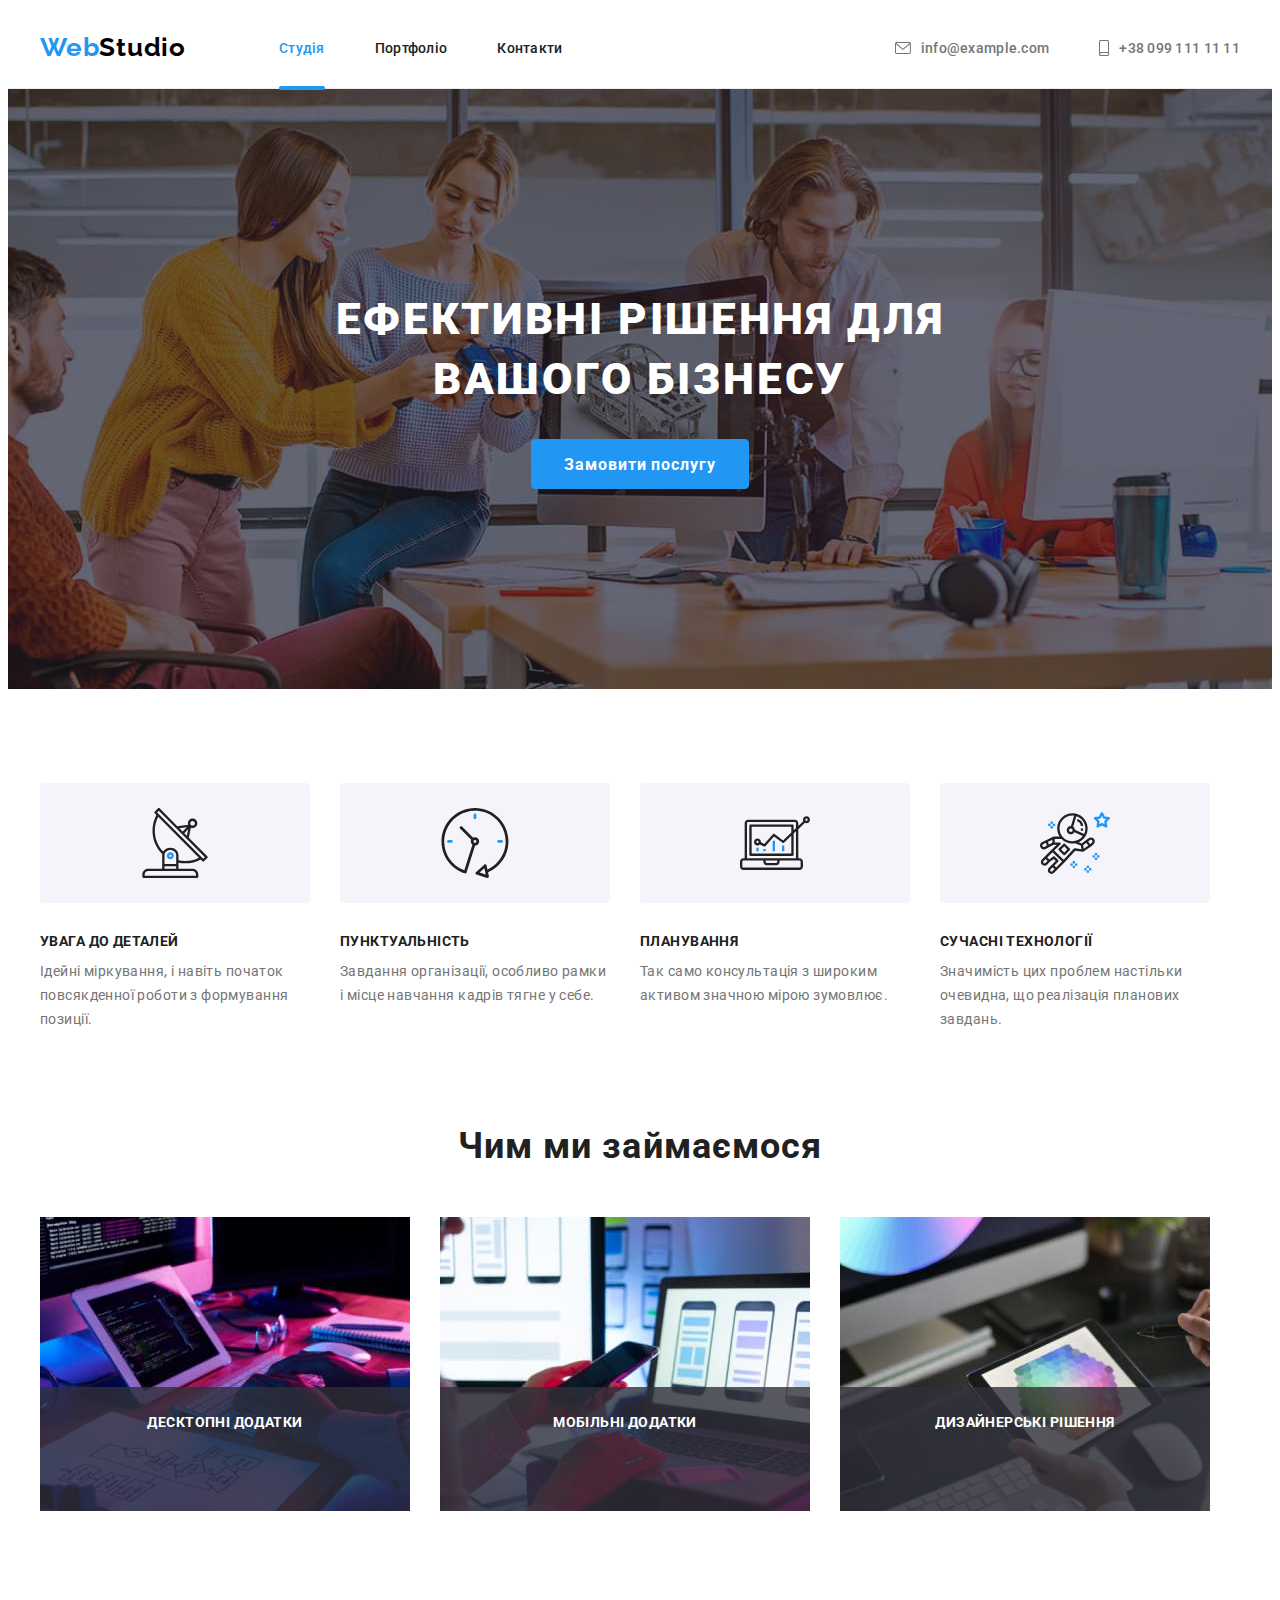
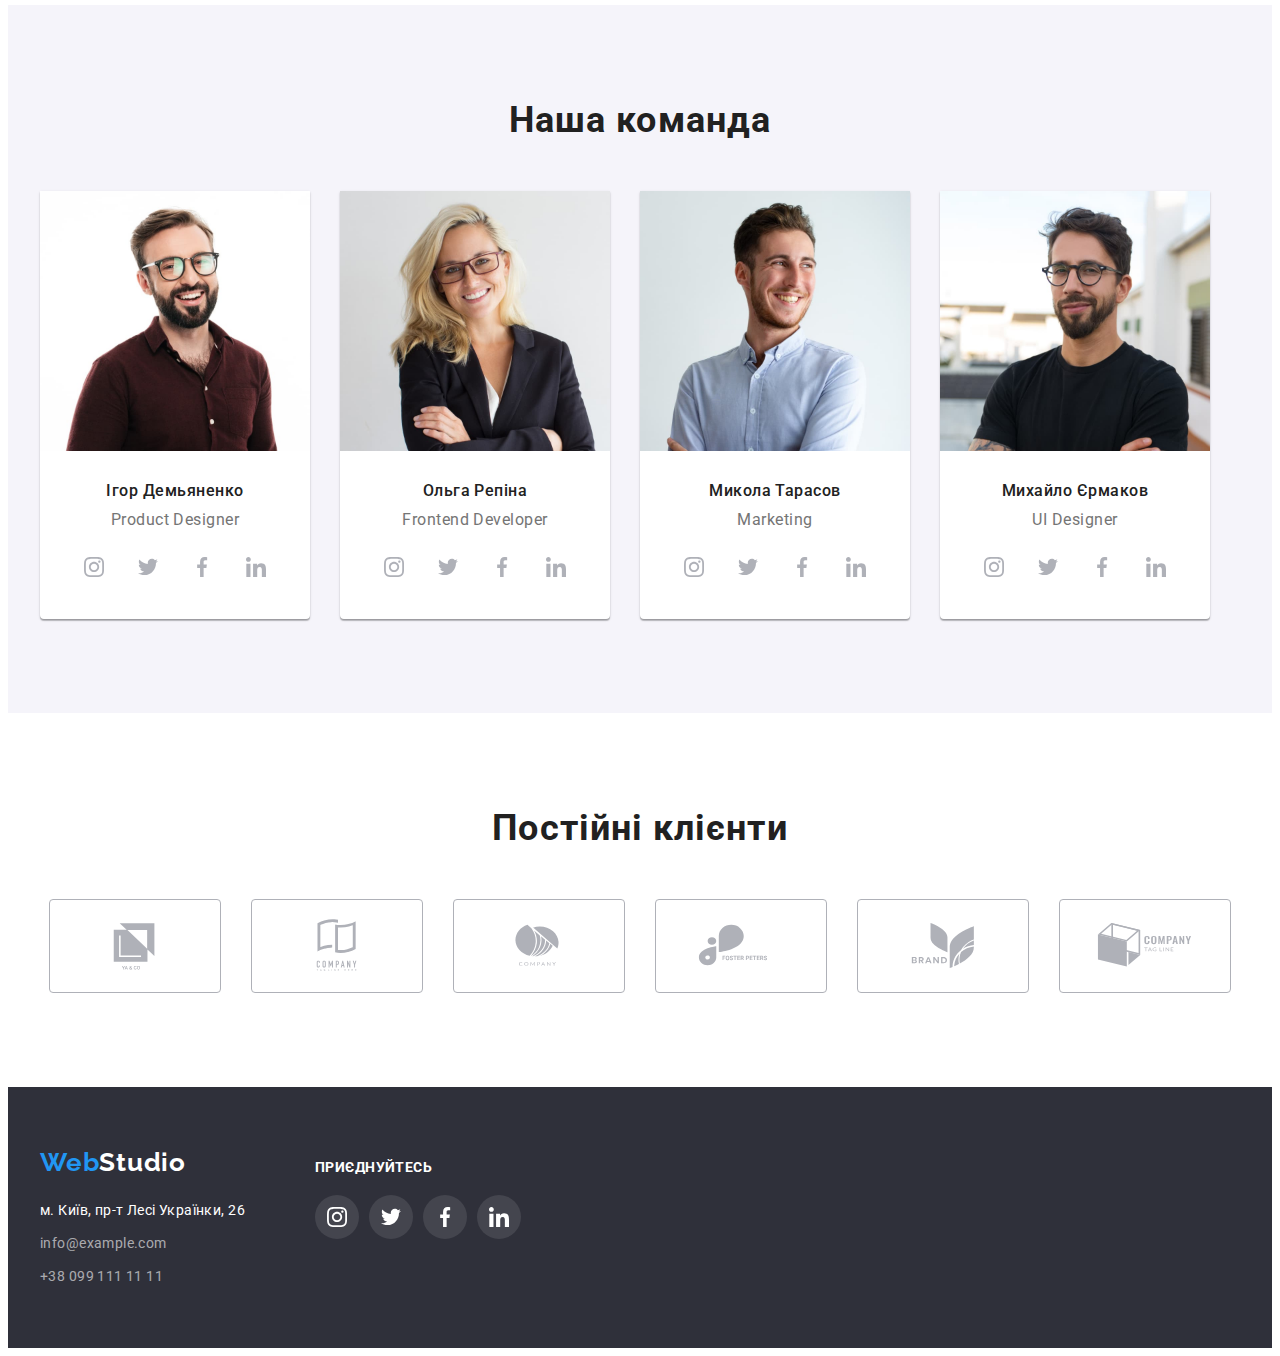
<file: index.html>
<!DOCTYPE html>
<html lang="uk">
  <head>
    <meta charset="UTF-8" />
    <meta http-equiv="X-UA-Compatible" content="IE=edge" />
    <meta name="viewport" content="width=device-width, initial-scale=1.0" />
    <title>WebStudio</title>
    <link rel="preconnect" href="https://fonts.googleapis.com" />
    <link rel="preconnect" href="https://fonts.gstatic.com" crossorigin />
    <link
      href="https://fonts.googleapis.com/css2?family=Raleway:wght@700&family=Roboto:wght@400;500;700;900&display=swap"
      rel="stylesheet"
    />
    <link
      rel="stylesheet"
      href="https://cdnjs.cloudflare.com/ajax/libs/modern-normalize/1.1.0/modern-normalize.min.css"
      integrity="sha512-wpPYUAdjBVSE4KJnH1VR1HeZfpl1ub8YT/NKx4PuQ5NmX2tKuGu6U/JRp5y+Y8XG2tV+wKQpNHVUX03MfMFn9Q=="
      crossorigin="anonymous"
      referrerpolicy="no-referrer"
    />
    <link rel="stylesheet" href="./css/styles.css" />
  </head>
  <body>
    <header class="header">
      <div class="container">
        <a href="./index.html" class="header-logo link logo">Web<span>Studio</span></a>
        <nav class="header-nav">
          <ul class="header-list list">
            <li class="header-item">
              <a href="./index.html" class="header-link link current">Студія</a>
            </li>
            <li class="header-item">
              <a href="./portfolio.html" class="header-link link">Портфоліо</a>
            </li>
            <li class="header-item">
              <a href="" class="header-link link">Контакти</a>
            </li>
          </ul>
        </nav>
        <div class="heder-connect">
          <a href="mailto:info@example.com" class="header-mail link">
            <svg class="icon-header icon-header-mail" width="16" height="12">
              <use href="./images/icons.svg#icon-mail"></use></svg
            >info@example.com</a
          >
          <a href="tel:+380991111111" class="header-tel link">
            <svg class="icon-header icon-header-tel" width="10" height="16">
              <use href="./images/icons.svg#icon-smartphone"></use></svg
            >+38 099 111 11 11</a
          >
        </div>
      </div>
    </header>
    <main>
      <section class="slogan">
        <div class="container slogan-container">
          <h1 class="slogan-title">Ефективні рішення для вашого бізнесу</h1>
          <button type="button" class="slogan-title-btn btn" data-modal-open>
            Замовити послугу
          </button>
        </div>
      </section>
      <section class="about">
        <div class="container">
          <h2 class="visually-hidden">Наші переваги</h2>
          <ul class="about-list list">
            <li class="about-item">
              <div class="container-about-ikon">
                <svg class="about-ikon" width="70" height="70">
                  <use href="./images/icons.svg#icon-antenna"></use>
                </svg>
              </div>
              <h3 class="about-item-title">УВАГА ДО ДЕТАЛЕЙ</h3>
              <p class="about-text">
                Ідейні міркування, і навіть початок повсякденної роботи з формування позиції.
              </p>
            </li>
            <li class="about-item">
              <div class="container-about-ikon">
                <svg class="about-ikon" width="70" height="70">
                  <use href="./images/icons.svg#icon-clock"></use>
                </svg>
              </div>
              <h3 class="about-item-title">ПУНКТУАЛЬНІСТЬ</h3>
              <p class="about-text">
                Завдання організації, особливо рамки і місце навчання кадрів тягне у себе.
              </p>
            </li>
            <li class="about-item">
              <div class="container-about-ikon">
                <svg class="about-ikon" width="70" height="70">
                  <use href="./images/icons.svg#icon-diagram"></use>
                </svg>
              </div>
              <h3 class="about-item-title">ПЛАНУВАННЯ</h3>
              <p class="about-text">
                Так само консультація з широким активом значною мірою зумовлює.
              </p>
            </li>
            <li class="about-item">
              <div class="container-about-ikon">
                <svg class="about-ikon" width="70" height="70">
                  <use href="./images/icons.svg#icon-astronaut"></use>
                </svg>
              </div>
              <h3 class="about-item-title">СУЧАСНІ ТЕХНОЛОГІЇ</h3>
              <p class="about-text">
                Значимість цих проблем настільки очевидна, що реалізація планових завдань.
              </p>
            </li>
          </ul>
        </div>
      </section>
      <section class="work">
        <div class="container">
          <h2 class="work-title title">Чим ми займаємося</h2>
          <ul class="work-list list">
            <li class="work-item">
              <img src="images/img1.jpg" alt="работа" width="370" height="294" />
              <h3 class="work-item-title title">Десктопні додатки</h3>
            </li>
            <li class="work-item">
              <img src="images/img2.jpg" alt="работа" width="370" height="294" />
              <h3 class="work-item-title title">Мобільні додатки</h3>
            </li>
            <li class="work-item">
              <img src="images/img3.jpg" alt="работа" width="370" height="294" />
              <h3 class="work-item-title title">Дизайнерські рішення</h3>
            </li>
          </ul>
        </div>
      </section>
      <section class="team">
        <div class="container">
          <h2 class="team-title title">Наша команда</h2>
          <ul class="team-list list">
            <li class="team-item">
              <img src="images/team1.jpg" alt="команда1" width="270" height="260" />
              <div class="team-border">
                <h3 class="team-item-title">Ігор Демьяненко</h3>
                <p lang="en" class="team-text">Product Designer</p>
                <ul class="team-soc list">
                  <li class="team-soc-item">
                    <a href="" class="team-soc-link link">
                      <svg class="team-soc-ikon" width="20" height="20">
                        <use href="./images/icons.svg#icon-instagram"></use>
                      </svg>
                    </a>
                  </li>
                  <li class="team-soc-item">
                    <a href="" class="team-soc-link link">
                      <svg class="team-soc-ikon" width="20" height="20">
                        <use href="./images/icons.svg#icon-twitter"></use>
                      </svg>
                    </a>
                  </li>
                  <li class="team-soc-item">
                    <a href="" class="team-soc-link link">
                      <svg class="team-soc-ikon" width="20" height="20">
                        <use href="./images/icons.svg#icon-facebook"></use>
                      </svg>
                    </a>
                  </li>
                  <li class="team-soc-item">
                    <a href="" class="team-soc-link link">
                      <svg class="team-soc-ikon" width="20" height="20">
                        <use href="./images/icons.svg#icon-linkedin"></use>
                      </svg>
                    </a>
                  </li>
                </ul>
              </div>
            </li>
            <li class="team-item">
              <img src="images/team2.jpg" alt="команда2" width="270" height="260" />
              <div class="team-border">
                <h3 class="team-item-title">Ольга Репіна</h3>
                <p lang="en" class="team-text">Frontend Developer</p>
                <ul class="team-soc list">
                  <li class="team-soc-item">
                    <a href="" class="team-soc-link link">
                      <svg class="team-soc-ikon" width="20" height="20">
                        <use href="./images/icons.svg#icon-instagram"></use>
                      </svg>
                    </a>
                  </li>
                  <li class="team-soc-item">
                    <a href="" class="team-soc-link link">
                      <svg class="team-soc-ikon" width="20" height="20">
                        <use href="./images/icons.svg#icon-twitter"></use>
                      </svg>
                    </a>
                  </li>
                  <li class="team-soc-item">
                    <a href="" class="team-soc-link link">
                      <svg class="team-soc-ikon" width="20" height="20">
                        <use href="./images/icons.svg#icon-facebook"></use>
                      </svg>
                    </a>
                  </li>
                  <li class="team-soc-item">
                    <a href="" class="team-soc-link link">
                      <svg class="team-soc-ikon" width="20" height="20">
                        <use href="./images/icons.svg#icon-linkedin"></use>
                      </svg>
                    </a>
                  </li>
                </ul>
              </div>
            </li>
            <li class="team-item">
              <img src="images/team3.jpg" alt="команда3" width="270" height="260" />
              <div class="team-border">
                <h3 class="team-item-title">Микола Тарасов</h3>
                <p lang="en" class="team-text">Marketing</p>
                <ul class="team-soc list">
                  <li class="team-soc-item">
                    <a href="" class="team-soc-link link">
                      <svg class="team-soc-ikon" width="20" height="20">
                        <use href="./images/icons.svg#icon-instagram"></use>
                      </svg>
                    </a>
                  </li>
                  <li class="team-soc-item">
                    <a href="" class="team-soc-link link">
                      <svg class="team-soc-ikon" width="20" height="20">
                        <use href="./images/icons.svg#icon-twitter"></use>
                      </svg>
                    </a>
                  </li>
                  <li class="team-soc-item">
                    <a href="" class="team-soc-link link">
                      <svg class="team-soc-ikon" width="20" height="20">
                        <use href="./images/icons.svg#icon-facebook"></use>
                      </svg>
                    </a>
                  </li>
                  <li class="team-soc-item">
                    <a href="" class="team-soc-link link">
                      <svg class="team-soc-ikon" width="20" height="20">
                        <use href="./images/icons.svg#icon-linkedin"></use>
                      </svg>
                    </a>
                  </li>
                </ul>
              </div>
            </li>
            <li class="team-item">
              <img src="images/team4.jpg" alt="команда4" width="270" height="260" />
              <div class="team-border">
                <h3 class="team-item-title">Михайло Єрмаков</h3>
                <p lang="en" class="team-text">UI Designer</p>
                <ul class="team-soc list">
                  <li class="team-soc-item">
                    <a href="" class="team-soc-link link">
                      <svg class="team-soc-ikon" width="20" height="20">
                        <use href="./images/icons.svg#icon-instagram"></use>
                      </svg>
                    </a>
                  </li>
                  <li class="team-soc-item">
                    <a href="" class="team-soc-link link">
                      <svg class="team-soc-ikon" width="20" height="20">
                        <use href="./images/icons.svg#icon-twitter"></use>
                      </svg>
                    </a>
                  </li>
                  <li class="team-soc-item">
                    <a href="" class="team-soc-link link">
                      <svg class="team-soc-ikon" width="20" height="20">
                        <use href="./images/icons.svg#icon-facebook"></use>
                      </svg>
                    </a>
                  </li>
                  <li class="team-soc-item">
                    <a href="" class="team-soc-link link">
                      <svg class="team-soc-ikon" width="20" height="20">
                        <use href="./images/icons.svg#icon-linkedin"></use>
                      </svg>
                    </a>
                  </li>
                </ul>
              </div>
            </li>
          </ul>
        </div>
      </section>
      <section class="client">
        <div class="container">
          <h2 class="client-title title">Постійні клієнти</h2>
          <ul class="client-list list">
            <li class="client-item">
              <a href="" class="client-link link">
                <svg class="client-ikon" width="106" height="60">
                  <use href="./images/icons.svg#icon-Logo1"></use>
                </svg>
              </a>
            </li>
            <li class="client-item">
              <a href="" class="client-link link">
                <svg class="client-ikon" width="106" height="60">
                  <use href="./images/icons.svg#icon-Logo2"></use>
                </svg>
              </a>
            </li>
            <li class="client-item">
              <a href="" class="client-link link">
                <svg class="client-ikon" width="106" height="60">
                  <use href="./images/icons.svg#icon-Logo3"></use>
                </svg>
              </a>
            </li>
            <li class="client-item">
              <a href="" class="client-link link">
                <svg class="client-ikon" width="106" height="60">
                  <use href="./images/icons.svg#icon-Logo4"></use>
                </svg>
              </a>
            </li>
            <li class="client-item">
              <a href="" class="client-link link">
                <svg class="client-ikon" width="106" height="60">
                  <use href="./images/icons.svg#icon-Logo5"></use>
                </svg>
              </a>
            </li>
            <li class="client-item">
              <a href="" class="client-link link">
                <svg class="client-ikon" width="106" height="60">
                  <use href="./images/icons.svg#icon-Logo6"></use>
                </svg>
              </a>
            </li>
          </ul>
        </div>
      </section>
    </main>
    <footer class="footer">
      <section class="container footer-section">
        <div class="section-left">
          <a href="./index.html" class="footer-logo link logo">Web<span>Studio</span></a>
          <address class="footer-contacts">
            <ul class="footer-list list">
              <li class="footer-item">
                <a
                  href="https://bit.ly/3pXMvUd"
                  target="_blank"
                  rel="noopener noreferrer"
                  class="footer-address link"
                  >м. Київ, пр-т Лесі Українки, 26
                </a>
              </li>
              <li class="footer-item">
                <a href="mailto:info@example.com" class="footer-mail link">info@example.com</a>
              </li>
              <li class="footer-item">
                <a href="tel:+380991111111" class="footer-tel link">+38 099 111 11 11</a>
              </li>
            </ul>
          </address>
        </div>
        <div class="section-right">
          <h2 class="footer-title title">приєднуйтесь</h2>
          <ul class="footer-soc-list list">
            <li class="footer-soc-item">
              <a href="" class="footer-soc-link link">
                <svg class="footer-soc-ikon" width="20" height="20">
                  <use href="./images/icons.svg#icon-instagram"></use>
                </svg>
              </a>
            </li>
            <li class="footer-soc-item">
              <a href="" class="footer-soc-link link">
                <svg class="footer-soc-ikon" width="20" height="20">
                  <use href="./images/icons.svg#icon-twitter"></use>
                </svg>
              </a>
            </li>
            <li class="footer-soc-item">
              <a href="" class="footer-soc-link link">
                <svg class="footer-soc-ikon" width="20" height="20">
                  <use href="./images/icons.svg#icon-facebook"></use>
                </svg>
              </a>
            </li>
            <li class="footer-soc-item">
              <a href="" class="footer-soc-link link">
                <svg class="footer-soc-ikon" width="20" height="20">
                  <use href="./images/icons.svg#icon-linkedin"></use>
                </svg>
              </a>
            </li>
          </ul>
        </div>
      </section>
    </footer>
    <div class="backdrop is-hidden" data-modal>
      <div class="modal">
        <button type="button" class="modal-close-btn" data-modal-close>
          <svg class="modal-close" width="18" height="18">
            <use href="./images/icons.svg#icon-close"></use>
          </svg>
        </button>
      </div>
    </div>
    <script src="./js/modal.js"></script>
  </body>
</html>
</file>
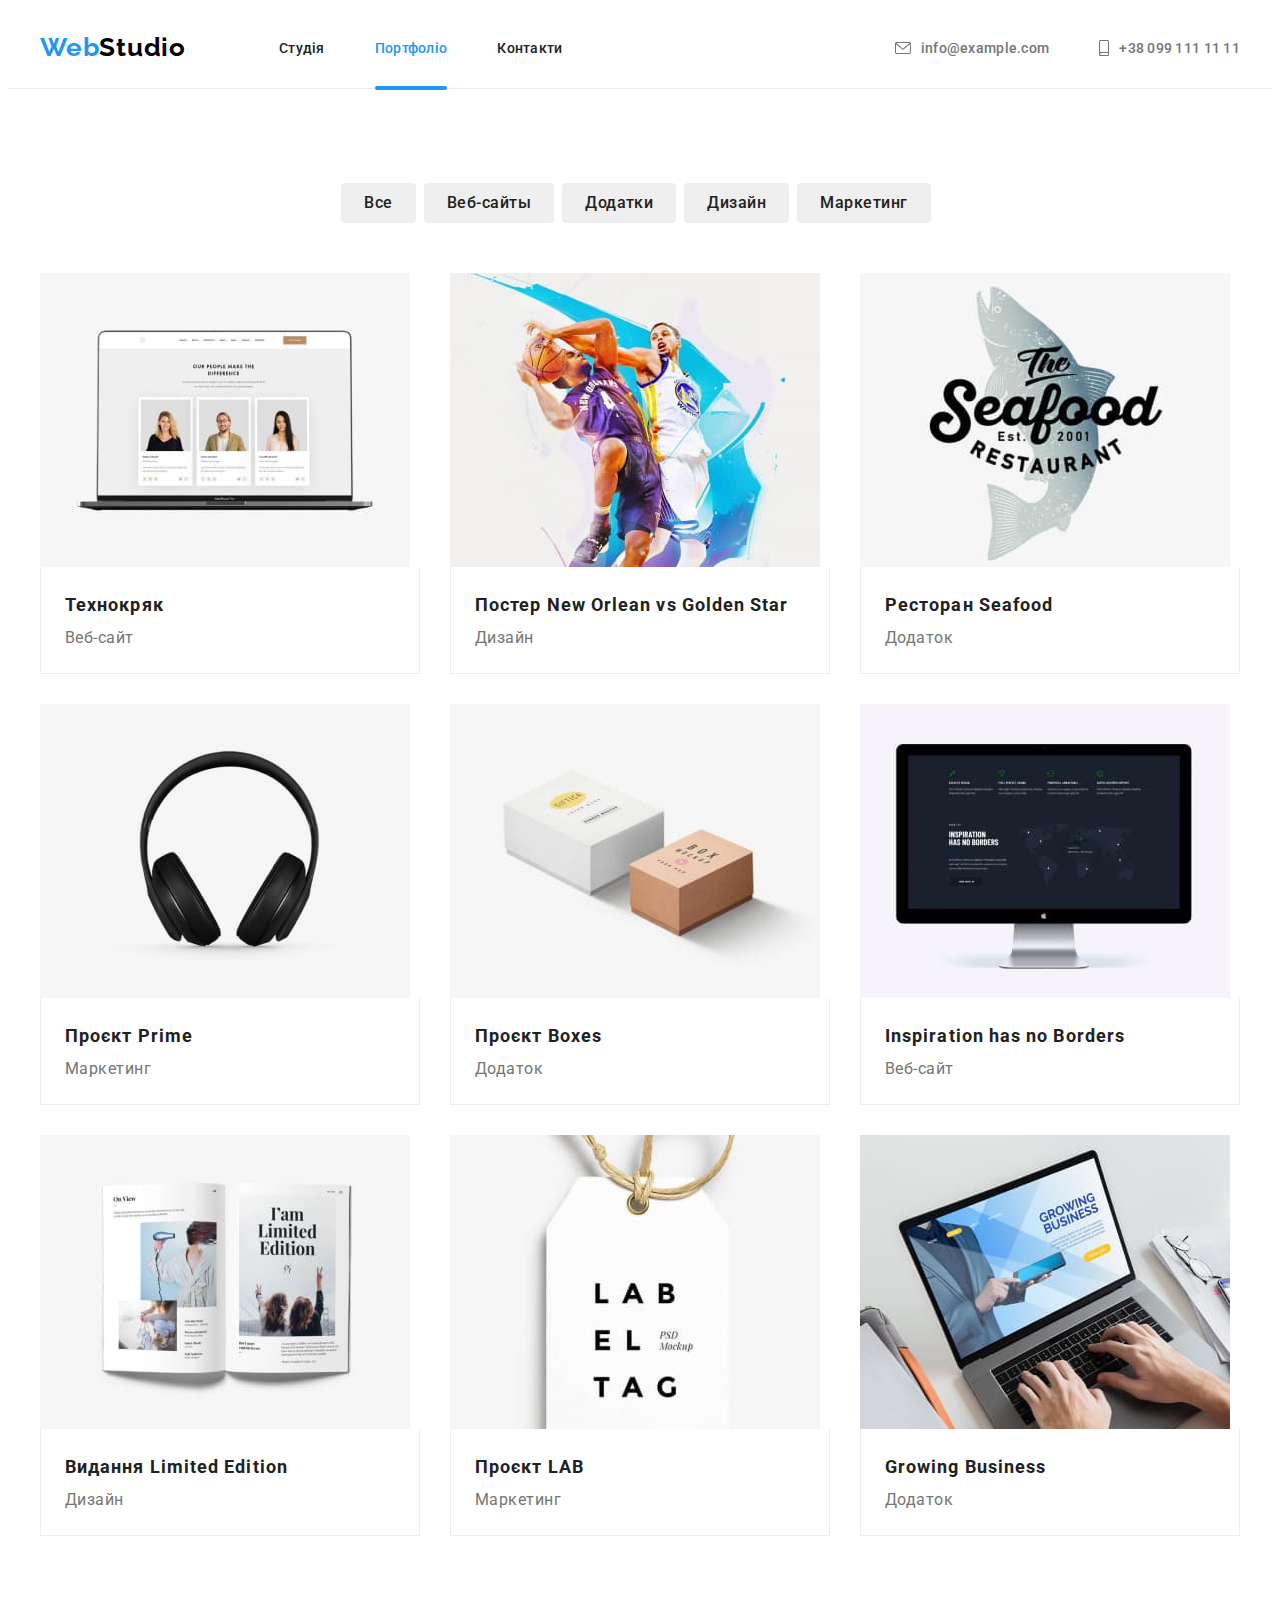
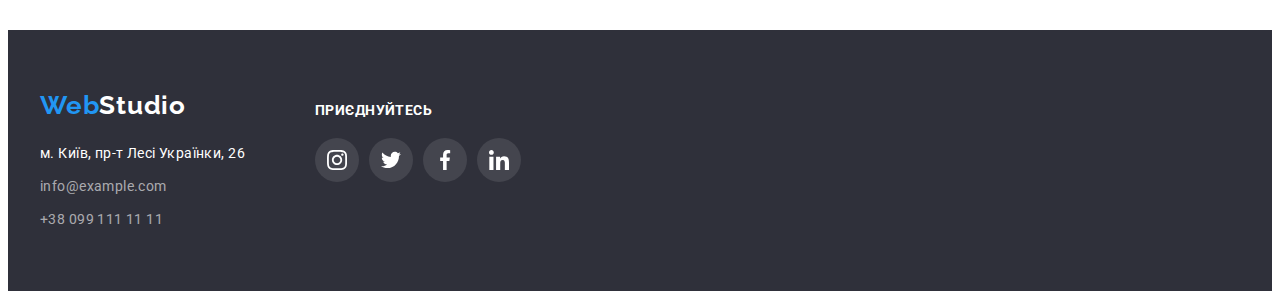
<file: portfolio.html>
<!DOCTYPE html>
<html lang="uk">
  <head>
    <meta charset="UTF-8" />
    <meta http-equiv="X-UA-Compatible" content="IE=edge" />
    <meta name="viewport" content="width=device-width, initial-scale=1.0" />
    <title>WebStudio</title>
    <link rel="preconnect" href="https://fonts.googleapis.com" />
    <link rel="preconnect" href="https://fonts.gstatic.com" crossorigin />
    <link
      href="https://fonts.googleapis.com/css2?family=Raleway:wght@700&family=Roboto:wght@400;500;700;900&display=swap"
      rel="stylesheet"
    />
    <link
      rel="stylesheet"
      href="https://cdnjs.cloudflare.com/ajax/libs/modern-normalize/1.1.0/modern-normalize.min.css"
      integrity="sha512-wpPYUAdjBVSE4KJnH1VR1HeZfpl1ub8YT/NKx4PuQ5NmX2tKuGu6U/JRp5y+Y8XG2tV+wKQpNHVUX03MfMFn9Q=="
      crossorigin="anonymous"
      referrerpolicy="no-referrer"
    />
    <link rel="stylesheet" href="./css/styles.css" />
  </head>
  <body>
    <header class="header">
      <div class="container">
        <a href="./index.html" class="header-logo link logo">Web<span>Studio</span></a>
        <nav class="header-nav">
          <ul class="header-list list">
            <li class="header-item">
              <a href="./index.html" class="header-link link">Студія</a>
            </li>
            <li class="header-item">
              <a href="./portfolio.html" class="header-link link current">Портфоліо</a>
            </li>
            <li class="header-item"><a href="" class="header-link link">Контакти</a></li>
          </ul>
        </nav>
        <div class="heder-connect">
          <a href="mailto:info@example.com" class="header-mail link">
            <svg class="icon-header icon-header-mail" width="16" height="12">
              <use href="./images/icons.svg#icon-mail"></use>
            </svg>
            info@example.com</a
          >
          <a href="tel:+380991111111" class="header-tel link">
            <svg class="icon-header icon-header-tel" width="10" height="16">
              <use href="./images/icons.svg#icon-smartphone"></use>
            </svg>
            +38 099 111 11 11</a
          >
        </div>
      </div>
    </header>
    <main>
      <section class="portfolio">
        <div class="container">
          <h1 class="visually-hidden">Портфоліо</h1>
          <ul class="filter-list-btn list">
            <li class="filter-item-btn">
              <button type="button" class="filter-btn btn">Все</button>
            </li>
            <li class="filter-item-btn">
              <button type="button" class="filter-btn btn">Веб-сайты</button>
            </li>
            <li class="filter-item-btn">
              <button type="button" class="filter-btn btn">Додатки</button>
            </li>
            <li class="filter-item-btn">
              <button type="button" class="filter-btn btn">Дизайн</button>
            </li>
            <li class="filter-item-btn">
              <button type="button" class="filter-btn btn">Маркетинг</button>
            </li>
          </ul>
        </div>
        <div class="container">
          <ul class="portfolio-list list">
            <li class="portfolio-item">
              <div class="portfolio-top-wrap">
                <img src="images/image1.jpg" alt="Веб-сайт" width="370" height="294" />
                <p class="portfolio-top-text">
                  Ресурс пропонує комплексні пропозиції з різним рівнем функціоналу та сервісів. Все
                  це дозволить відвідувачу отримати вичерпні відомості про компанію чи приватну
                  особу.
                </p>
              </div>
              <div class="portfolio-border">
                <h3 class="portfolio-item-title">Технокряк</h3>
                <p class="portfolio-item-text">Веб-сайт</p>
              </div>
            </li>
            <li class="portfolio-item">
              <div class="portfolio-top-wrap">
                <img src="images/image2.jpg" alt="Веб-сайт" width="370" height="294" />
                <p class="portfolio-top-text">
                  Ресурс пропонує комплексні пропозиції з різним рівнем функціоналу та сервісів. Все
                  це дозволить відвідувачу отримати вичерпні відомості про компанію чи приватну
                  особу.
                </p>
              </div>
              <div class="portfolio-border">
                <h3 class="portfolio-item-title">Постер New Orlean vs Golden Star</h3>
                <p class="portfolio-item-text">Дизайн</p>
              </div>
            </li>
            <li class="portfolio-item">
              <div class="portfolio-top-wrap">
                <img src="images/image3.jpg" alt="Веб-сайт" width="370" height="294" />
                <p class="portfolio-top-text">
                  Ресурс пропонує комплексні пропозиції з різним рівнем функціоналу та сервісів. Все
                  це дозволить відвідувачу отримати вичерпні відомості про компанію чи приватну
                  особу.
                </p>
              </div>
              <div class="portfolio-border">
                <h3 class="portfolio-item-title">Ресторан Seafood</h3>
                <p class="portfolio-item-text">Додаток</p>
              </div>
            </li>
            <li class="portfolio-item">
              <div class="portfolio-top-wrap">
                <img src="images/image4.jpg" alt="Веб-сайт" width="370" height="294" />
                <p class="portfolio-top-text">
                  Ресурс пропонує комплексні пропозиції з різним рівнем функціоналу та сервісів. Все
                  це дозволить відвідувачу отримати вичерпні відомості про компанію чи приватну
                  особу.
                </p>
              </div>
              <div class="portfolio-border">
                <h3 class="portfolio-item-title">Проєкт Prime</h3>
                <p class="portfolio-item-text">Маркетинг</p>
              </div>
            </li>
            <li class="portfolio-item">
              <div class="portfolio-top-wrap">
                <img src="images/image5.jpg" alt="Веб-сайт" width="370" height="294" />
                <p class="portfolio-top-text">
                  Ресурс пропонує комплексні пропозиції з різним рівнем функціоналу та сервісів. Все
                  це дозволить відвідувачу отримати вичерпні відомості про компанію чи приватну
                  особу.
                </p>
              </div>
              <div class="portfolio-border">
                <h3 class="portfolio-item-title">Проєкт Boxes</h3>
                <p class="portfolio-item-text">Додаток</p>
              </div>
            </li>
            <li class="portfolio-item">
              <div class="portfolio-top-wrap">
                <img src="images/image6.jpg" alt="Веб-сайт" width="370" height="294" />
                <p class="portfolio-top-text">
                  Ресурс пропонує комплексні пропозиції з різним рівнем функціоналу та сервісів. Все
                  це дозволить відвідувачу отримати вичерпні відомості про компанію чи приватну
                  особу.
                </p>
              </div>
              <div class="portfolio-border">
                <h3 class="portfolio-item-title">Inspiration has no Borders</h3>
                <p class="portfolio-item-text">Веб-сайт</p>
              </div>
            </li>
            <li class="portfolio-item">
              <div class="portfolio-top-wrap">
                <img src="images/image7.jpg" alt="Веб-сайт" width="370" height="294" />
                <p class="portfolio-top-text">
                  Ресурс пропонує комплексні пропозиції з різним рівнем функціоналу та сервісів. Все
                  це дозволить відвідувачу отримати вичерпні відомості про компанію чи приватну
                  особу.
                </p>
              </div>
              <div class="portfolio-border">
                <h3 class="portfolio-item-title">Видання Limited Edition</h3>
                <p class="portfolio-item-text">Дизайн</p>
              </div>
            </li>
            <li class="portfolio-item">
              <div class="portfolio-top-wrap">
                <img src="images/image8.jpg" alt="Веб-сайт" width="370" height="294" />
                <p class="portfolio-top-text">
                  Ресурс пропонує комплексні пропозиції з різним рівнем функціоналу та сервісів. Все
                  це дозволить відвідувачу отримати вичерпні відомості про компанію чи приватну
                  особу.
                </p>
              </div>
              <div class="portfolio-border">
                <h3 class="portfolio-item-title">Проєкт LAB</h3>
                <p class="portfolio-item-text">Маркетинг</p>
              </div>
            </li>
            <li class="portfolio-item">
              <div class="portfolio-top-wrap">
                <img src="images/image9.jpg" alt="Веб-сайт" width="370" height="294" />
                <p class="portfolio-top-text">
                  Ресурс пропонує комплексні пропозиції з різним рівнем функціоналу та сервісів. Все
                  це дозволить відвідувачу отримати вичерпні відомості про компанію чи приватну
                  особу.
                </p>
              </div>
              <div class="portfolio-border">
                <h3 class="portfolio-item-title">Growing Business</h3>
                <p class="portfolio-item-text">Додаток</p>
              </div>
            </li>
          </ul>
        </div>
      </section>
    </main>
    <footer class="footer">
      <section class="container footer-section">
        <div class="section-left">
          <a href="./index.html" class="footer-logo link logo">Web<span>Studio</span></a>
          <address class="footer-contacts">
            <ul class="footer-list list">
              <li class="footer-item">
                <a
                  href="https://bit.ly/3pXMvUd"
                  target="_blank"
                  rel="noopener noreferrer"
                  class="footer-address link"
                  >м. Київ, пр-т Лесі Українки, 26</a
                >
              </li>
              <li class="footer-item">
                <a href="mailto:info@example.com" class="footer-mail link">info@example.com</a>
              </li>
              <li class="footer-item">
                <a href="tel:+380991111111" class="footer-tel link">+38 099 111 11 11</a>
              </li>
            </ul>
          </address>
        </div>
        <div class="section-right">
          <h2 class="footer-title title">приєднуйтесь</h2>
          <ul class="footer-soc-list list">
            <li class="footer-soc-item">
              <a href="" class="footer-soc-link link">
                <svg class="footer-soc-ikon" width="20" height="20">
                  <use href="./images/icons.svg#icon-instagram"></use>
                </svg>
              </a>
            </li>
            <li class="footer-soc-item">
              <a href="" class="footer-soc-link link">
                <svg class="footer-soc-ikon" width="20" height="20">
                  <use href="./images/icons.svg#icon-twitter"></use>
                </svg>
              </a>
            </li>
            <li class="footer-soc-item">
              <a href="" class="footer-soc-link link"
                ><svg class="footer-soc-ikon" width="20" height="20">
                  <use href="./images/icons.svg#icon-facebook"></use>
                </svg>
              </a>
            </li>
            <li class="footer-soc-item">
              <a href="" class="footer-soc-link link"
                ><svg class="footer-soc-ikon" width="20" height="20">
                  <use href="./images/icons.svg#icon-linkedin"></use>
                </svg>
              </a>
            </li>
          </ul>
        </div>
      </section>
    </footer>
  </body>
</html>
</file>
<file: css/styles.css>
:root {
  --first-title-color: #212121;
  --second-title-color: #757575;
  --first-btn-color: #212121;
  --second-btn-color: #757575;
  --accent-color: #2196f3;
  --transition-property: color;
  --transition-duration: 250ms;
  --transition-timing-function: cubic-bezier(0.4, 0, 0.2, 1);
}
p,
h1,
h2,
h3,
h4,
h5,
h6 {
  margin: 0;
}
ul,
ol {
  margin: 0;
  padding-left: 0;
}
address {
  font-style: normal;
}
a {
  color: currentColor;
}
button {
  cursor: pointer;
}
img {
  display: block;
}
body {
  font-family: 'Roboto', sans-serif;
  color: var(--first-title-color);
}
section {
  padding-top: 94px;
  padding-bottom: 94px;
}
.list {
  list-style: none;
}
.link {
  text-decoration: none;
}
.container {
  width: 1200px;
  margin-left: auto;
  margin-right: auto;
  padding-left: 15px;
  padding-right: 15px;
}
.logo {
  font-family: 'Raleway', sans-serif;
  font-style: normal;
  font-weight: 700;
  font-size: 26px;
  line-height: calc(31 / 26);
  letter-spacing: 0.03em;
  color: var(--accent-color);
}
.title {
  font-weight: 700;
  font-size: 36px;
  line-height: calc(42 / 36);
  text-align: center;
  letter-spacing: 0.03em;
  color: var(--first-title-color);
}
.visually-hidden {
  position: absolute;
  white-space: nowrap;
  width: 1px;
  height: 1px;
  overflow: hidden;
  border: 0;
  padding: 0;
  clip: rect(0 0 0 0);
  clip-path: inset(50%);
  margin: -1px;
}
.header-list .link.current {
  color: var(--accent-color);
}
.current {
  position: relative;
}
.current::after {
  position: absolute;
  content: '';
  width: 100%;
  height: 4px;
  background: var(--accent-color);
  border-radius: 2px;
  left: 0;
  bottom: -2px;
}
/*----------HEADER----------*/
.header {
  padding-top: 24px;
  padding-bottom: 25px;
  border-bottom: 1px solid #ececec;
}
.header > .container {
  display: flex;
  align-items: center;
}
.header-logo span {
  color: #000000;
}
.header-logo {
  margin-right: 93px;
}
.header-list {
  display: flex;
}
.header-link {
  font-weight: 500;
  font-size: 14px;
  line-height: calc(16 / 14);
  letter-spacing: 0.02em;
  color: var(--first-title-color);
  padding: 32px 0;
  transition-property: var(--transition-property);
  transition-duration: var(--transition-duration);
  transition-timing-function: var(--transition-timing-function);
}
.header-item:not(:last-child) {
  margin-right: 50px;
}
.header-link:hover,
.header-link:focus {
  color: var(--accent-color);
}
.header-mail {
  font-weight: 500;
  font-size: 14px;
  line-height: calc(16 / 14);
  letter-spacing: 0.02em;
  color: var(--second-title-color);
  margin-right: 50px;
  display: flex;
  align-items: center;
  transition-property: var(--transition-property);
  transition-duration: var(--transition-duration);
  transition-timing-function: var(--transition-timing-function);
}
.header-mail:hover,
.header-mail:focus {
  color: var(--accent-color);
}
.header-tel {
  font-weight: 500;
  font-size: 14px;
  line-height: calc(16 / 14);
  letter-spacing: 0.02em;
  color: var(--second-title-color);
  display: flex;
  align-items: center;
  transition-property: var(--transition-property);
  transition-duration: var(--transition-duration);
  transition-timing-function: var(--transition-timing-function);
}
.header-tel:hover,
.header-tel:focus {
  color: var(--accent-color);
}
.heder-connect {
  margin-left: auto;
  display: flex;
  align-items: center;
  background-position: center;
  background-size: auto;
}
.icon-header {
  fill: currentColor;
  margin-right: 10px;
}
/*----------SLOGAN----------*/
.slogan {
  background-color: #2f303a;
  padding-top: 0;
  padding-bottom: 0;
  background-image: linear-gradient(rgba(47, 48, 58, 0.4), rgba(47, 48, 58, 0.4)),
    url(../images/SloganImg.jpg);
  background-repeat: no-repeat;
  background-position: center;
}
.slogan-container {
  padding-top: 200px;
  padding-bottom: 200px;
  margin-left: auto;
  margin-right: auto;
  text-align: center;
}
.slogan-title {
  font-weight: 900;
  font-size: 44px;
  line-height: calc(60 / 44);
  text-align: center;
  letter-spacing: 0.06em;
  color: #ffffff;
  text-transform: uppercase;

  max-width: 696px;
  margin: 0 auto 30px auto;
}

.slogan-title-btn {
  font-family: inherit;
  font-style: normal;
  font-weight: 700;
  font-size: 16px;
  line-height: calc(30 / 16);
  display: flex;
  align-items: center;
  text-align: center;
  letter-spacing: 0.06em;
  color: #ffffff;
  background-color: var(--accent-color);

  margin-top: 30px auto 0;
  display: block;
  padding: 10px 32px;
  min-width: 216px;
  height: 50px;
  margin-left: auto;
  margin-right: auto;
  border: 1px solid var(--accent-color);
  border-radius: 4px;
  transition-property: backgraund border border-radius;
  transition-duration: var(--transition-duration);
  transition-timing-function: var(--transition-timing-function);
}
.slogan-title-btn:hover,
.slogan-title-btn:focus {
  background: #188ce8;
  border: 1px solid #188ce8;
  border-radius: 4px;
}
/*----------ABOUT----------*/
.about {
  padding-bottom: 0;
}
.about-item:not(:last-child) {
  margin-right: 30px;
}
.about-list {
  display: flex;
}
.about-item {
  max-width: 270px;
}
.container-about-ikon {
  width: 270px;
  height: 120px;
  background-color: #f5f4fa;
  border-radius: 4px;
  display: flex;
  align-items: center;
  justify-content: center;
  margin-bottom: 30px;
}
.about-item-title {
  font-weight: 700;
  font-size: 14px;
  line-height: calc(16 / 14);
  letter-spacing: 0.03em;
  text-transform: uppercase;
  color: var(--first-title-color);
  margin-bottom: 10px;
}
.about-text {
  font-size: 14px;
  line-height: calc(24 / 14);
  letter-spacing: 0.03em;
  color: var(--second-title-color);
}
/*----------WORK----------*/
.work-title {
  margin-bottom: 50px;
}
.work-item {
  position: relative;
}
.work-item-title {
  position: absolute;
  bottom: 0;
  min-height: 70px;
  width: 100%;
  font-size: 14px;
  line-height: calc(16 / 14);
  text-align: center;
  letter-spacing: 0.03em;
  text-transform: uppercase;
  background: rgba(47, 48, 58, 0.8);
  padding-top: 27px;
  padding-bottom: 27px;
  color: #ffffff;
}
.work-list {
  display: flex;
}
.work-item:not(:last-child) {
  margin-right: 30px;
}
/*----------TEAM----------*/
.team {
  background: #f5f4fa;
}
.team-title {
  margin-bottom: 50px;
}
.team-list {
  display: flex;
  gap: 30px;
}
.team-item {
  background: #ffffff;
  width: calc((100%-60px) / 3);
  border-radius: 0 0 4px 4px;
  box-shadow: 0px 1px 3px rgba(0, 0, 0, 0.12), 0px 1px 1px rgba(0, 0, 0, 0.14),
    0px 2px 1px rgba(0, 0, 0, 0.2);
  border-radius: 0px 0px 4px 4px;
}
.team-item-title {
  font-weight: 500;
  font-size: 16px;
  line-height: calc(19 / 16);
  text-align: center;
  letter-spacing: 0.03em;
  color: var(--first-title-color);
  margin-bottom: 10px;
}
.team-text {
  font-size: 16px;
  line-height: calc(19 / 16);
  text-align: center;
  letter-spacing: 0.03em;
  color: var(--second-title-color);
  margin-bottom: 16px;
}
.team-border {
  padding-top: 30px;
  padding-bottom: 30px;
}
.team-soc-link {
  width: 44px;
  height: 44px;
  border-radius: 50%;
  background-color: #ffffff;
  display: flex;
  align-items: center;
  justify-content: center;
  color: #afb1b8;
  transition-property: background-color var(--transition-property);
  transition-duration: var(--transition-duration);
  transition-timing-function: var(--transition-timing-function);
}
.team-soc-ikon {
  fill: currentColor;
}
.team-soc-link:hover,
.team-soc-link:focus {
  background-color: var(--accent-color);
  color: #ffffff;
}
.team-soc {
  display: flex;
  justify-content: center;
  gap: 10px;
}
/*----------CLIENT----------*/
.client-title {
  margin-bottom: 50px;
}
.client-link {
  width: 170px;
  height: 92px;
  border: 1px solid #afb1b8;
  border-radius: 4px;
  background-color: #ffffff;
  display: flex;
  align-items: center;
  justify-content: center;
  color: #afb1b8;
  transition-property: border-color var(--transition-property);
  transition-duration: var(--transition-duration);
  transition-timing-function: var(--transition-timing-function);
}
.client-ikon {
  fill: currentColor;
}
.client-link:hover,
.client-link:focus {
  color: var(--accent-color);
  border-color: var(--accent-color);
}
.client-list {
  display: flex;
  justify-content: center;
  gap: 30px;
}
/*----------FOOTER----------*/
.footer {
  background: #2f303a;
  padding-top: 60px;
  padding-bottom: 60px;
}
.footer-section {
  padding-bottom: 0;
  padding-top: 0;
  display: flex;
  gap: 70px;
}
.footer-title {
  font-weight: 700;
  font-size: 14px;
  line-height: 16px;
  letter-spacing: 0.03em;
  text-transform: uppercase;
  color: #ffffff;
  margin-top: 12px;
  margin-bottom: 20px;
  text-align: left;
}
.footer-soc-list {
  display: flex;
  gap: 10px;
}
.footer-soc-link {
  width: 44px;
  height: 44px;
  border-radius: 50%;
  background-color: rgba(255, 255, 255, 0.1);
  display: flex;
  align-items: center;
  justify-content: center;
  color: #ffffff;
  transition-property: background-color var(--transition-property);
  transition-duration: var(--transition-duration);
  transition-timing-function: var(--transition-timing-function);
}
.footer-soc-ikon {
  fill: currentColor;
}
.footer-soc-link:hover,
.footer-soc-link:focus {
  background-color: var(--accent-color);
  color: #ffffff;
}
.footer-logo {
  margin-bottom: 20px;
  display: block;
}
.footer-logo span {
  color: #ffffff;
}
.footer-address {
  display: block;
  font-size: 14px;
  line-height: calc(24 / 14);
  letter-spacing: 0.03em;
  color: #ffffff;
  margin-bottom: 9px;
}
.footer-mail {
  display: block;
  font-size: 14px;
  line-height: calc(24 / 14);
  letter-spacing: 0.03em;
  color: rgba(255, 255, 255, 0.6);
  margin-bottom: 9px;
}
.footer-tel {
  display: block;
  font-size: 14px;
  line-height: calc(24 / 14);
  letter-spacing: 0.03em;
  color: rgba(255, 255, 255, 0.6);
}
.container.footer {
  display: flex;
}
/*----------FILTER----------*/
.filter-list-btn {
  display: flex;
  justify-content: center;
  margin-bottom: 50px;
}
.filter-btn {
  font-family: inherit;
  font-style: normal;
  font-weight: 500;
  font-size: 16px;
  line-height: calc(26 / 16);
  text-align: center;
  letter-spacing: 0.03em;
  color: var(--first-btn-color);
  border: 1px solid #eeeeee;
  border-radius: 4px;
  padding: 6px 22px;
  transition-property: var(--transition-property) background border border-radius box-shadow;
  transition-duration: var(--transition-duration);
  transition-timing-function: var(--transition-timing-function);
}
.filter-item-btn:not(last-child) {
  margin-right: 8px;
}
.filter-btn:hover,
.filter-btn:focus {
  color: #ffffff;
  background: var(--accent-color);
  border: 1px solid var(--accent-color);
  border-radius: 4px;
  box-shadow: 0px 3px 1px rgba(0, 0, 0, 0.1), 0px 1px 2px rgba(0, 0, 0, 0.08),
    0px 2px 2px rgba(0, 0, 0, 0.12);
}
/*----------PORTFOLIO----------*/
.portfolio-list {
  display: flex;
  flex-wrap: wrap;
  margin: -15px;
}
.portfolio-item {
  width: calc(100% / 3 - 30px);
  margin: 15px;
  transition-property: box-shadow;
  transition-duration: var(--transition-duration);
  transition-timing-function: var(--transition-timing-function);
}
.portfolio-item:hover,
.portfolio-item:focus {
  box-shadow: 0px 1px 1px rgba(0, 0, 0, 0.12), 0px 4px 4px rgba(0, 0, 0, 0.06),
    1px 4px 6px rgba(0, 0, 0, 0.16);
}
.portfolio-border {
  border: 1px solid #eeeeee;
  border-top: none;
  background-color: #fff;
  padding: 20px 24px;
  max-width: 370px;
}
.portfolio-top-wrap {
  position: relative;
  overflow: hidden;
}
.portfolio-top-text {
  position: absolute;
  top: 0;
  left: 0;
  height: 100%;
  font-size: 18px;
  line-height: calc(28 / 18);
  letter-spacing: 0.03em;
  color: #ffffff;
  background: rgba(33, 150, 243, 0.9);
  padding: 63px 24px;
  transform: translateY(100%);
  transition-property: transform;
  transition-duration: var(--transition-duration);
  transition-timing-function: var(--transition-timing-function);
  overflow: auto;
}
.portfolio-item:hover .portfolio-top-text {
  transform: translateY(0);
}

.portfolio-item-title {
  font-weight: 700;
  font-size: 18px;
  line-height: calc(36 / 18);
  letter-spacing: 0.06em;
  color: var(--first-title-color);
}
.portfolio-item-text {
  font-size: 16px;
  line-height: calc(30 / 16);
  letter-spacing: 0.03em;
  color: var(--second-title-color);
}
.backdrop {
  position: fixed;
  top: 0;
  width: 100%;
  height: 100%;
  background: rgba(0, 0, 0, 0.2);
  transition: opacity 250ms cubic-bezier(0.4, 0, 0.2, 1),
    visibility 250ms cubic-bezier(0.4, 0, 0.2, 1);
}
.backdrop.is-hidden .modal {
  transform: translate(-50%, -50%) scale(0);
}
.modal {
  min-height: 581px;
  width: 528px;
  background-color: #ffffff;
  border-radius: 4px;
  position: absolute;
  top: 50%;
  left: 50%;
  transform: translate(-50%, -50%) scale(1);
  transition: transform 250ms cubic-bezier(0.4, 0, 0.2, 1);
}
.modal-close-btn {
  position: absolute;
  right: 8px;
  top: 8px;
  width: 30px;
  height: 30px;
  background: #ffffff;
  border: 1px solid rgba(0, 0, 0, 0.1);
  border-radius: 50%;
  display: flex;
  align-items: center;
}
.is-hidden {
  opacity: 0;
  visibility: hidden;
  pointer-events: none;
}
</file>
